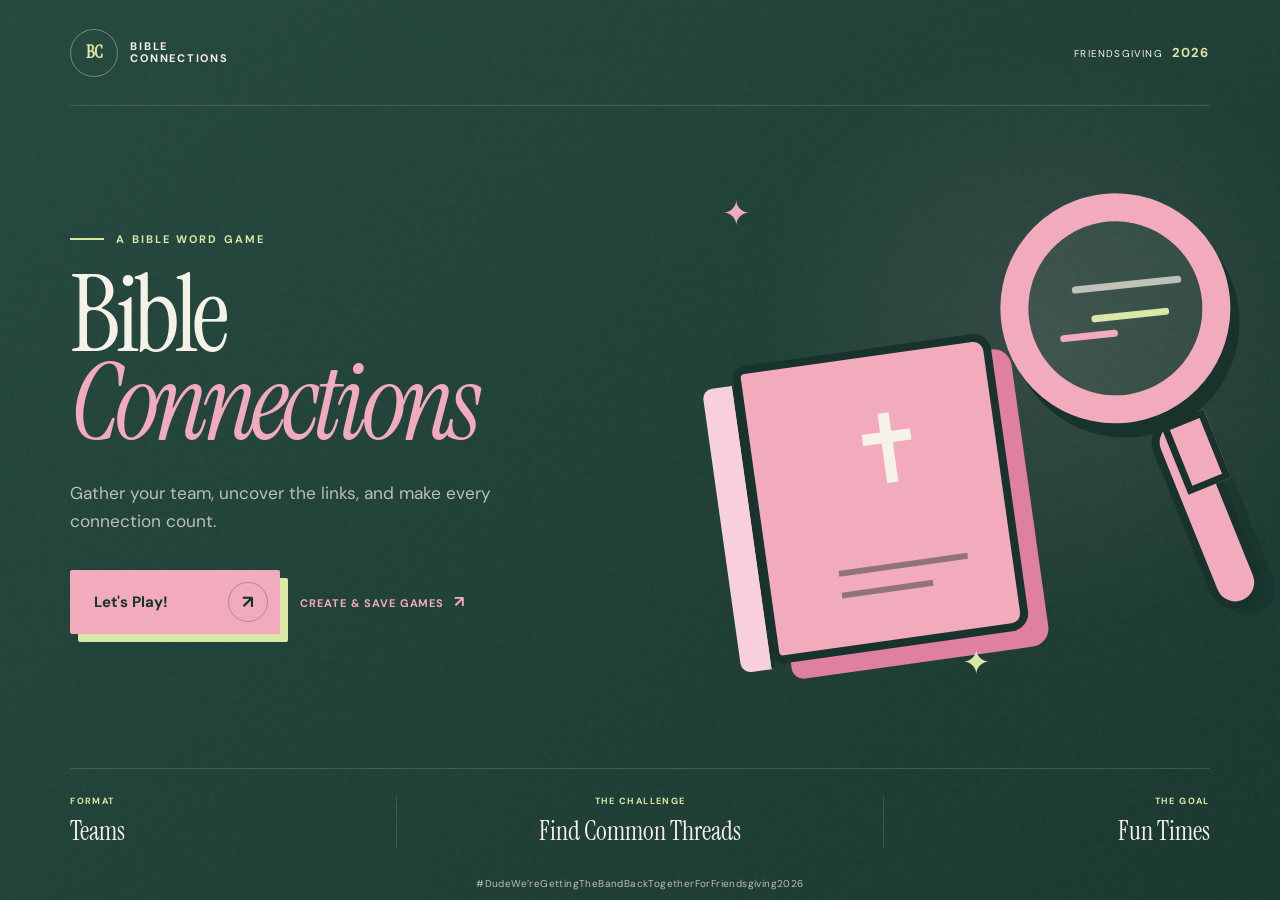
<file: index.html>
<!doctype html>
<html lang="en">
  <head>
    <meta charset="UTF-8" />
    <meta name="viewport" content="width=device-width, initial-scale=1.0" />
    <title>Bible Connections</title>
    <link rel="preconnect" href="https://fonts.googleapis.com" />
    <link rel="preconnect" href="https://fonts.gstatic.com" crossorigin />
    <link href="https://fonts.googleapis.com/css2?family=DM+Sans:wght@400;500;600;700&family=Instrument+Serif:ital@0;1&display=swap" rel="stylesheet" />
    <link rel="stylesheet" href="styles.css" />
  </head>
  <body>
    <main class="game-cover">
      <header class="topbar">
        <a class="brand" href="#" aria-label="Bible Connections home">
          <span class="brand-icon">BC</span>
          <span>BIBLE<br />CONNECTIONS</span>
        </a>
        <div class="edition">
          <span>Friendsgiving</span>
          <strong>2026</strong>
        </div>
      </header>

      <section class="hero">
        <div class="hero-copy">
          <p class="kicker"><span></span> A Bible word game</p>
          <h1>Bible<br /><em>Connections</em></h1>
          <p class="intro">Gather your team, uncover the links, and make every connection count.</p>
          <div class="home-actions">
            <button class="play-button" id="playButton">
              <span>Let's Play!</span>
              <span class="arrow" aria-hidden="true">↗</span>
            </button>
            <a class="create-games-link" href="create.html?verses=1">Create &amp; save games <span aria-hidden="true">↗</span></a>
          </div>
        </div>

        <div class="art" aria-hidden="true">
          <div class="bible-art">
            <div class="bible-spine"></div>
            <div class="bible-book">
              <span class="bible-cross">✝</span>
              <span class="bible-rule"></span>
              <span class="bible-rule short"></span>
            </div>
          </div>
          <div class="magnifier-art">
            <div class="magnifier-glass">
              <div class="search-lines">
                <span></span><span></span><span></span>
              </div>
            </div>
            <div class="magnifier-neck"></div>
            <div class="magnifier-handle"></div>
          </div>
          <div class="pink-star star-one">✦</div>
          <div class="pink-star star-two">✦</div>
        </div>
      </section>

      <footer class="game-footer">
        <div class="fact">
          <span class="fact-label">Format</span>
          <strong>Teams</strong>
        </div>
        <div class="fact">
          <span class="fact-label">The challenge</span>
          <strong>Find Common Threads</strong>
        </div>
        <div class="fact">
          <span class="fact-label">The goal</span>
          <strong>Fun Times</strong>
        </div>
        <div class="hashtag">#DudeWe’reGettingTheBandBackTogetherForFriendsgiving2026</div>
      </footer>
    </main>
    <script src="script.js?v=rules-refresh"></script>
  </body>
</html>
</file>
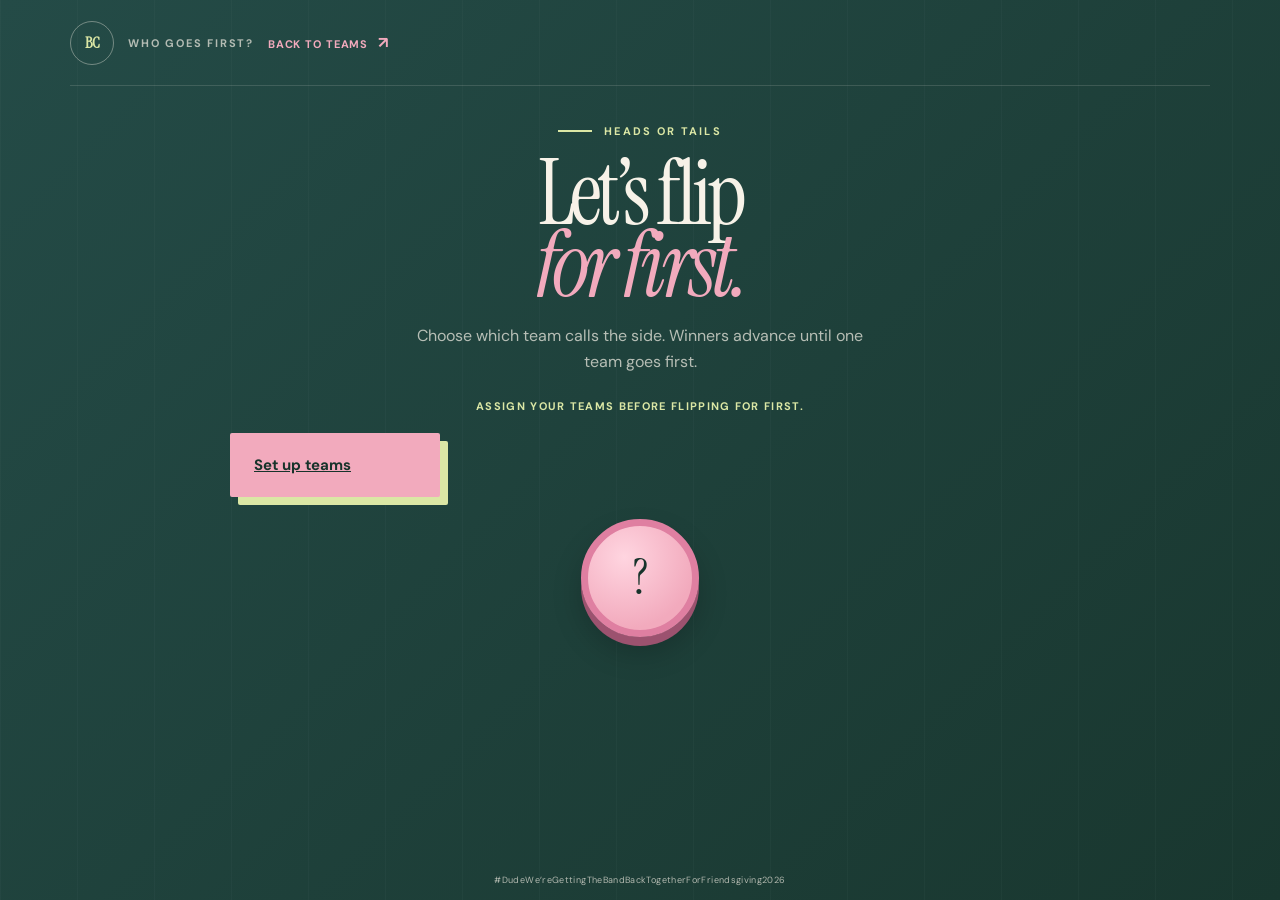
<file: coinflip.html>
<!doctype html>
<html lang="en">
  <head>
    <meta charset="UTF-8" />
    <meta name="viewport" content="width=device-width, initial-scale=1.0" />
    <title>Coin Flip | Bible Connections</title>
    <link rel="preconnect" href="https://fonts.googleapis.com" />
    <link rel="preconnect" href="https://fonts.gstatic.com" crossorigin />
    <link href="https://fonts.googleapis.com/css2?family=DM+Sans:wght@400;500;600;700&family=Instrument+Serif:ital@0;1&display=swap" rel="stylesheet" />
    <link rel="stylesheet" href="styles.css" />
  </head>
  <body>
    <main class="coinflip-page">
      <header class="teams-header">
        <a class="teams-brand" href="index.html" aria-label="Bible Connections home">BC</a>
        <span>Who goes first?</span>
        <a class="creator-play-link" href="game.html">Back to teams <span aria-hidden="true">↗</span></a>
      </header>

      <section class="coinflip-content">
        <p class="kicker"><span></span> Heads or tails</p>
        <h1>Let’s flip<br /><em>for first.</em></h1>
        <p class="coinflip-intro" id="coinflipIntro">Choose which team calls the side. Winners advance until one team goes first.</p>

        <div class="match-status" id="matchStatus"></div>
        <div class="matchup" id="matchup" hidden>
          <article class="match-team">
            <span class="match-label">Team A</span>
            <h2 id="teamAName"></h2>
            <span class="team-side" id="teamASide"></span>
          </article>
          <span class="versus">VS</span>
          <article class="match-team">
            <span class="match-label">Team B</span>
            <h2 id="teamBName"></h2>
            <span class="team-side" id="teamBSide"></span>
          </article>
        </div>

        <div class="coin-controls" id="coinControls" hidden>
          <label for="callingTeam">Which team chooses the coin side?</label>
          <select id="callingTeam"></select>
          <div class="call-side-control">
            <span>They call:</span>
            <button type="button" class="side-choice active" data-side="heads">Heads</button>
            <button type="button" class="side-choice" data-side="tails">Tails</button>
          </div>
        </div>

        <div class="coin" id="coin" aria-live="polite">
          <span id="coinFace">?</span>
        </div>
        <p class="flip-result" id="flipResult" aria-live="polite"></p>
        <button class="play-button flip-button" id="flipButton" type="button">
          <span>Flip the coin</span>
          <span class="arrow" aria-hidden="true">↗</span>
        </button>
        <button class="play-button coin-next-button" id="coinNextButton" type="button" hidden>
          <span>Next matchup</span>
          <span class="arrow" aria-hidden="true">↗</span>
        </button>
        <button class="play-button coin-continue-button" id="coinContinueButton" type="button" hidden>
          <span>Choose games</span>
          <span class="arrow" aria-hidden="true">↗</span>
        </button>
      </section>

      <footer class="teams-footer">
        <p>#DudeWe’reGettingTheBandBackTogetherForFriendsgiving2026</p>
      </footer>
    </main>
    <script src="coinflip.js"></script>
  </body>
</html>
</file>
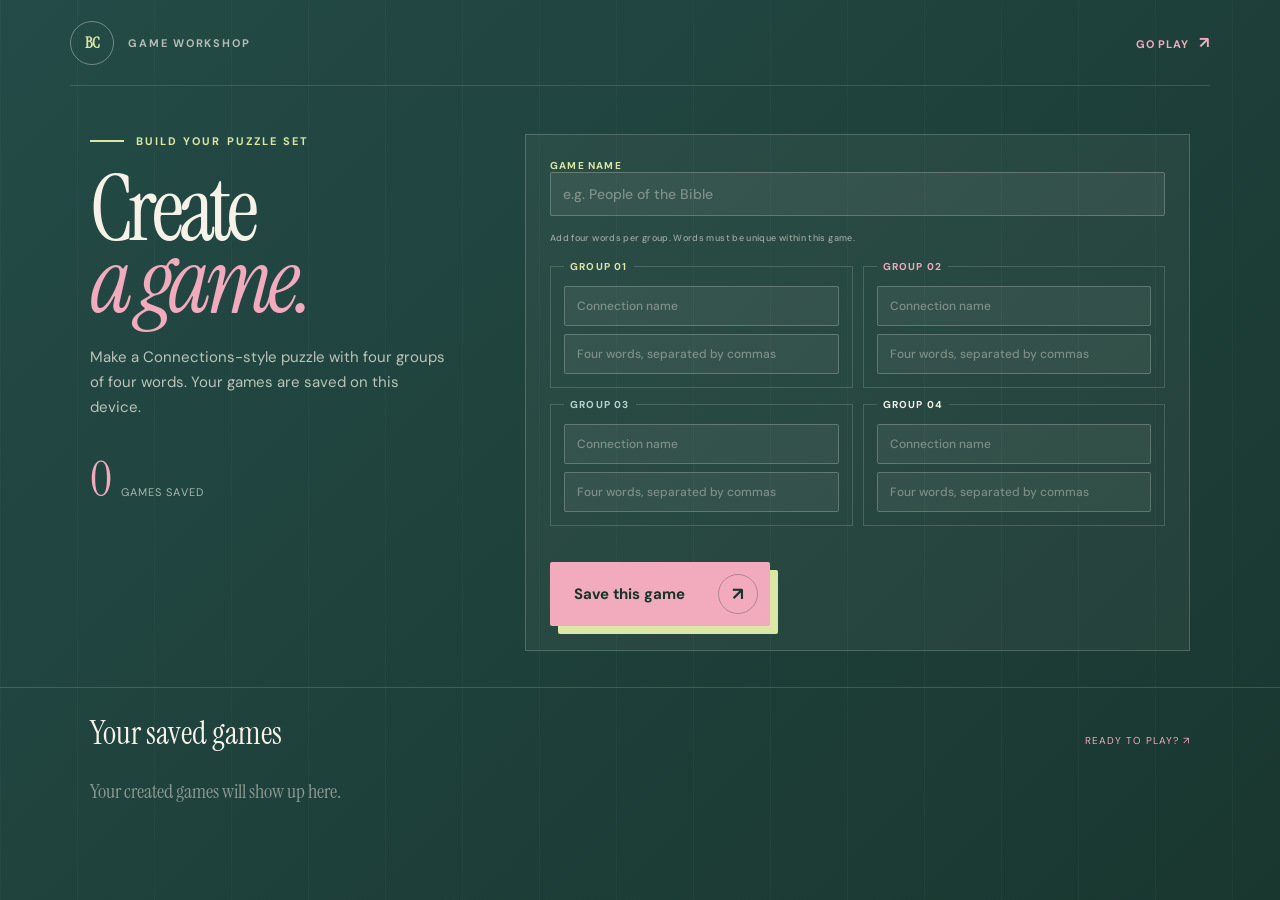
<file: create.html>
<!doctype html>
<html lang="en">
  <head>
    <meta charset="UTF-8" />
    <meta name="viewport" content="width=device-width, initial-scale=1.0" />
    <title>Create Games | Bible Connections</title>
    <link rel="preconnect" href="https://fonts.googleapis.com" />
    <link rel="preconnect" href="https://fonts.gstatic.com" crossorigin />
    <link href="https://fonts.googleapis.com/css2?family=DM+Sans:wght@400;500;600;700&family=Instrument+Serif:ital@0;1&display=swap" rel="stylesheet" />
    <link rel="stylesheet" href="styles.css?v=game-verses" />
  </head>
  <body>
    <main class="creator-page">
      <header class="teams-header">
        <a class="teams-brand" href="index.html" aria-label="Bible Connections home">BC</a>
        <span>Game Workshop</span>
        <a class="creator-play-link" href="rules.html?from=create">Go play <span aria-hidden="true">↗</span></a>
      </header>

      <section class="creator-layout">
        <div class="creator-intro">
          <p class="kicker"><span></span> Build your puzzle set</p>
          <h1>Create<br /><em>a game.</em></h1>
          <p class="creator-description">Make a Connections-style puzzle with four groups of four words. Your games are saved on this device.</p>
          <div class="creator-counter"><strong id="savedCount">0</strong><span> games saved</span></div>
        </div>

        <form class="game-form" id="gameForm">
          <label class="field-label" for="gameTitle">Game name</label>
          <input class="text-field" id="gameTitle" maxlength="60" placeholder="e.g. People of the Bible" required />
          <p class="form-hint">Add four words per group. Words must be unique within this game.</p>
          <div class="category-fields" id="categoryFields"></div>
          <p class="form-error" id="formError" role="alert"></p>
          <button class="play-button save-game-button" id="saveGameButton" type="submit">
            <span>Save this game</span>
            <span class="arrow" aria-hidden="true">↗</span>
          </button>
        </form>
      </section>

      <section class="saved-games-section">
        <div class="saved-games-heading">
          <h2>Your saved games</h2>
          <a href="rules.html?from=create">Ready to play? <span aria-hidden="true">↗</span></a>
        </div>
        <div class="saved-games-list" id="savedGamesList">
          <p class="saved-empty">Your created games will show up here.</p>
        </div>
      </section>
    </main>
    <dialog class="verse-dialog" id="verseEditorDialog" aria-labelledby="verseEditorTitle">
      <div class="verse-dialog-header">
        <div>
          <p class="kicker"><span></span> Add supporting scripture</p>
          <h2 id="verseEditorTitle">Add verses</h2>
        </div>
        <button class="verse-dialog-close" id="closeVerseEditor" type="button" aria-label="Close">×</button>
      </div>
      <form id="verseEditorForm">
        <div class="verse-editor-entries" id="verseEditorEntries"></div>
        <p class="verse-dialog-error" id="verseEditorError" role="alert"></p>
        <button class="verse-add-button" id="addVerseEntry" type="button">+ Add another verse</button>
        <div class="verse-dialog-actions">
          <button class="verse-cancel-button" id="cancelVerseEditor" type="button">Cancel</button>
          <button class="verse-save-button" type="submit">Save verses</button>
        </div>
      </form>
    </dialog>
    <script src="create.js?v=game-verses"></script>
  </body>
</html>
</file>
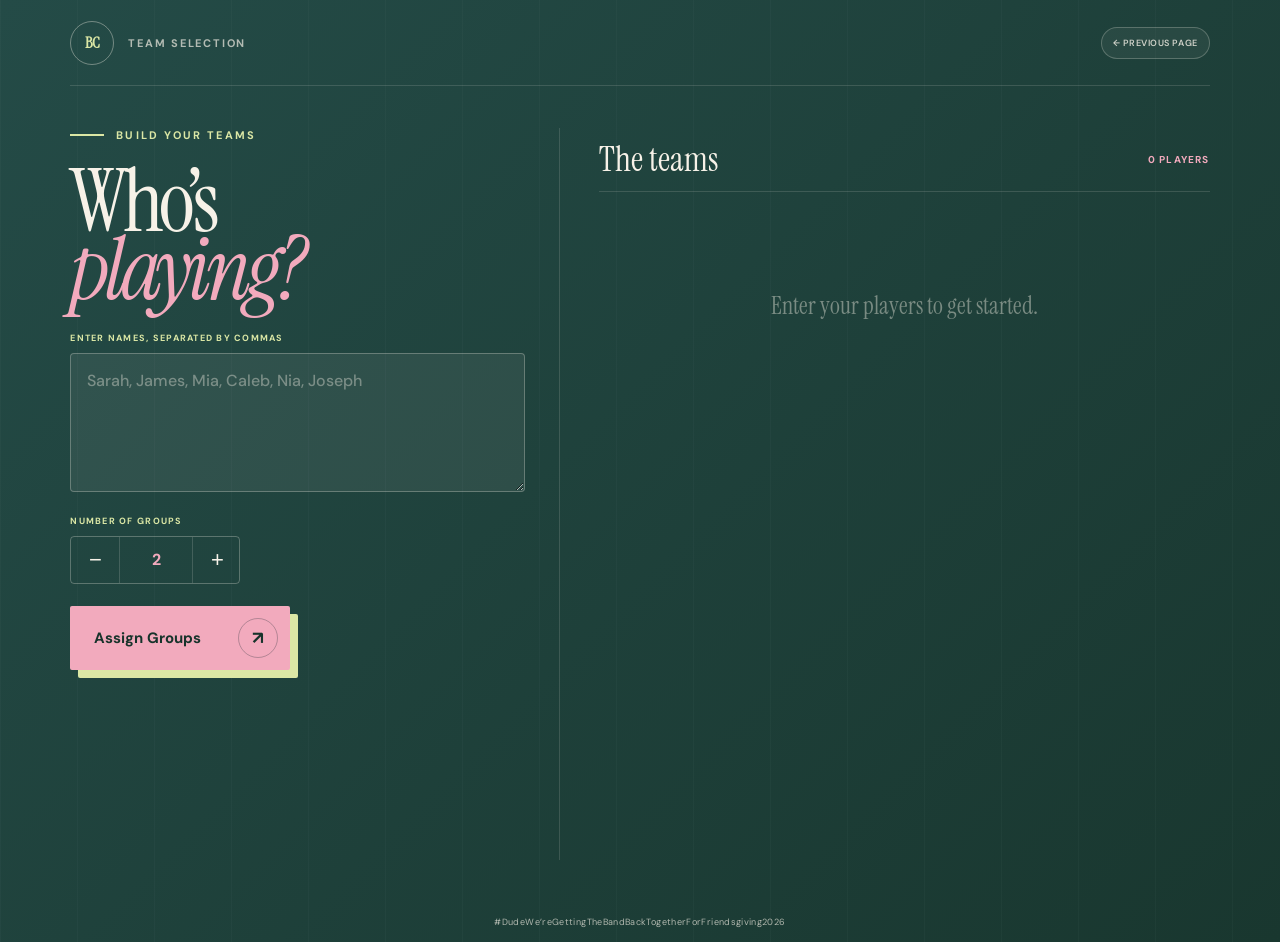
<file: game.html>
<!doctype html>
<html lang="en">
  <head>
    <meta charset="UTF-8" />
    <meta name="viewport" content="width=device-width, initial-scale=1.0" />
    <title>Team Selection | Bible Connections</title>
    <link rel="preconnect" href="https://fonts.googleapis.com" />
    <link rel="preconnect" href="https://fonts.gstatic.com" crossorigin />
    <link href="https://fonts.googleapis.com/css2?family=DM+Sans:wght@400;500;600;700&family=Instrument+Serif:ital@0;1&display=swap" rel="stylesheet" />
    <link rel="stylesheet" href="styles.css" />
  </head>
  <body>
    <main class="teams-page">
      <header class="teams-header">
        <a class="teams-brand" href="index.html">BC</a>
        <span>Team Selection</span>
        <a class="previous-page-button" id="previousPageButton" href="rules.html?from=teams">← Previous page</a>
      </header>

      <section class="teams-layout">
        <div class="teams-controls">
          <p class="kicker"><span></span> Build your teams</p>
          <h1>Who’s<br /><em>playing?</em></h1>

          <label for="namesInput">Enter names, separated by commas</label>
          <textarea id="namesInput" rows="5" placeholder="Sarah, James, Mia, Caleb, Nia, Joseph"></textarea>

          <div class="group-control">
            <label for="groupCount">Number of groups</label>
            <div class="stepper">
              <button type="button" id="decreaseGroups" aria-label="Decrease number of groups">−</button>
              <input id="groupCount" type="number" min="1" max="20" value="2" />
              <button type="button" id="increaseGroups" aria-label="Increase number of groups">+</button>
            </div>
          </div>

          <button class="play-button assign-button" id="assignButton">
            <span>Assign Groups</span>
            <span class="arrow" aria-hidden="true">↗</span>
          </button>
          <button class="play-button continue-button" id="continueButton" type="button" hidden>
            <span>We're gonna start playing fr now</span>
            <span class="arrow" aria-hidden="true">↗</span>
          </button>
        </div>

        <div class="teams-results">
          <div class="results-heading">
            <p>The teams</p>
            <span id="playerCount">0 players</span>
          </div>
          <div class="team-grid" id="teamGrid">
            <p class="empty-state">Enter your players to get started.</p>
          </div>
        </div>
      </section>

      <footer class="teams-footer">
        <p>#DudeWe’reGettingTheBandBackTogetherForFriendsgiving2026</p>
      </footer>
    </main>
    <script src="teams.js?v=previous-page"></script>
  </body>
</html>
</file>
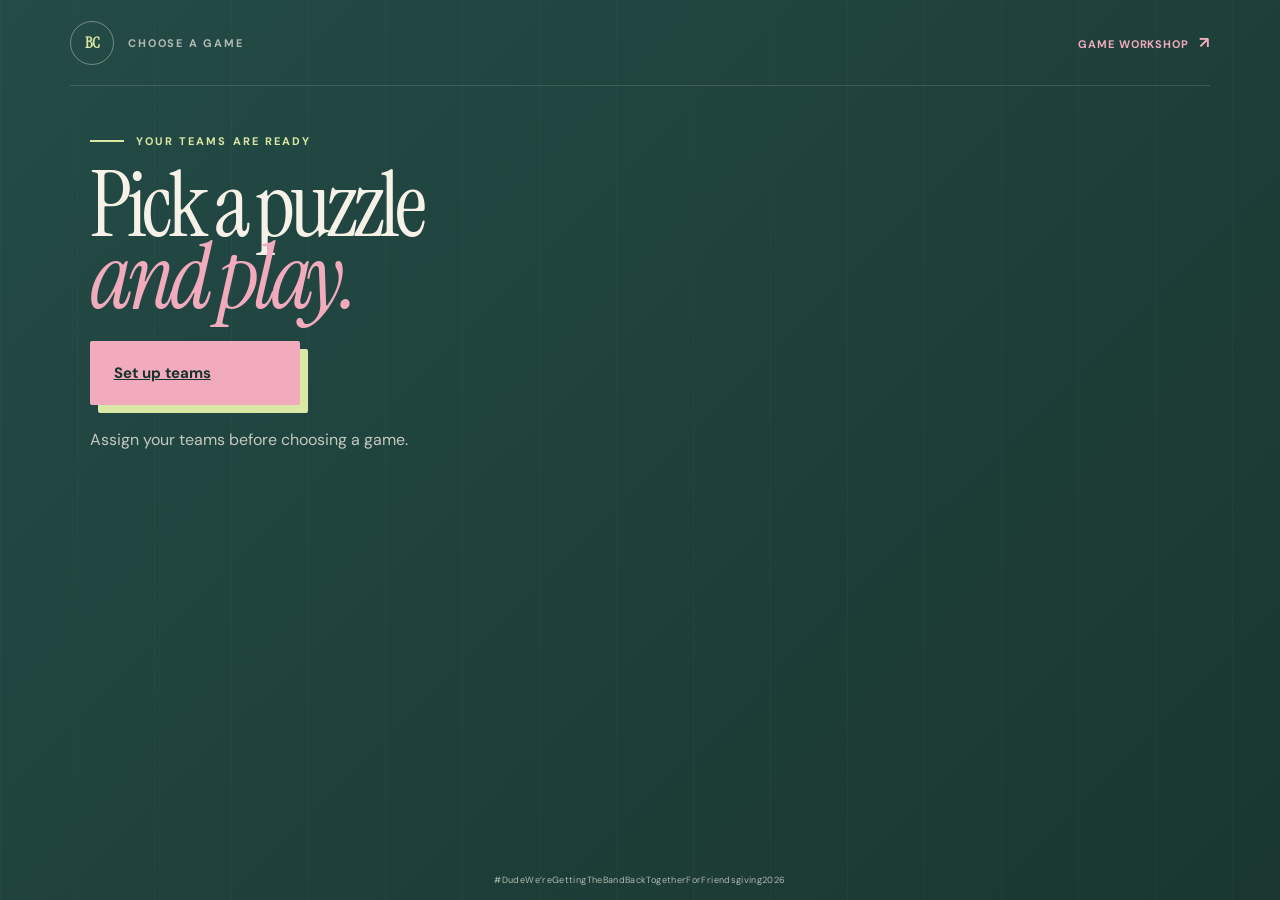
<file: play.html>
<!doctype html>
<html lang="en">
  <head>
    <meta charset="UTF-8" />
    <meta name="viewport" content="width=device-width, initial-scale=1.0" />
    <title>Choose a Game | Bible Connections</title>
    <link rel="preconnect" href="https://fonts.googleapis.com" />
    <link rel="preconnect" href="https://fonts.gstatic.com" crossorigin />
    <link href="https://fonts.googleapis.com/css2?family=DM+Sans:wght@400;500;600;700&family=Instrument+Serif:ital@0;1&display=swap" rel="stylesheet" />
    <link rel="stylesheet" href="styles.css" />
  </head>
  <body>
    <main class="choose-game-page">
      <header class="teams-header">
        <a class="teams-brand" href="index.html" aria-label="Bible Connections home">BC</a>
        <span>Choose a game</span>
        <a class="creator-play-link" href="create.html?verses=1">Game workshop <span aria-hidden="true">↗</span></a>
      </header>

      <section class="choose-game-content">
        <p class="kicker" id="gamePickerKicker"><span></span> Your teams are ready</p>
        <h1>Pick a puzzle<br /><em>and play.</em></h1>
        <div class="play-team-picker" id="teamPicker"></div>
        <div class="game-choice-grid" id="gameChoices"></div>
        <p class="play-empty" id="playEmpty" hidden></p>
      </section>

      <footer class="teams-footer">
        <p>#DudeWe’reGettingTheBandBackTogetherForFriendsgiving2026</p>
      </footer>
    </main>
    <script src="play.js?v=coinflip-flow"></script>
  </body>
</html>
</file>
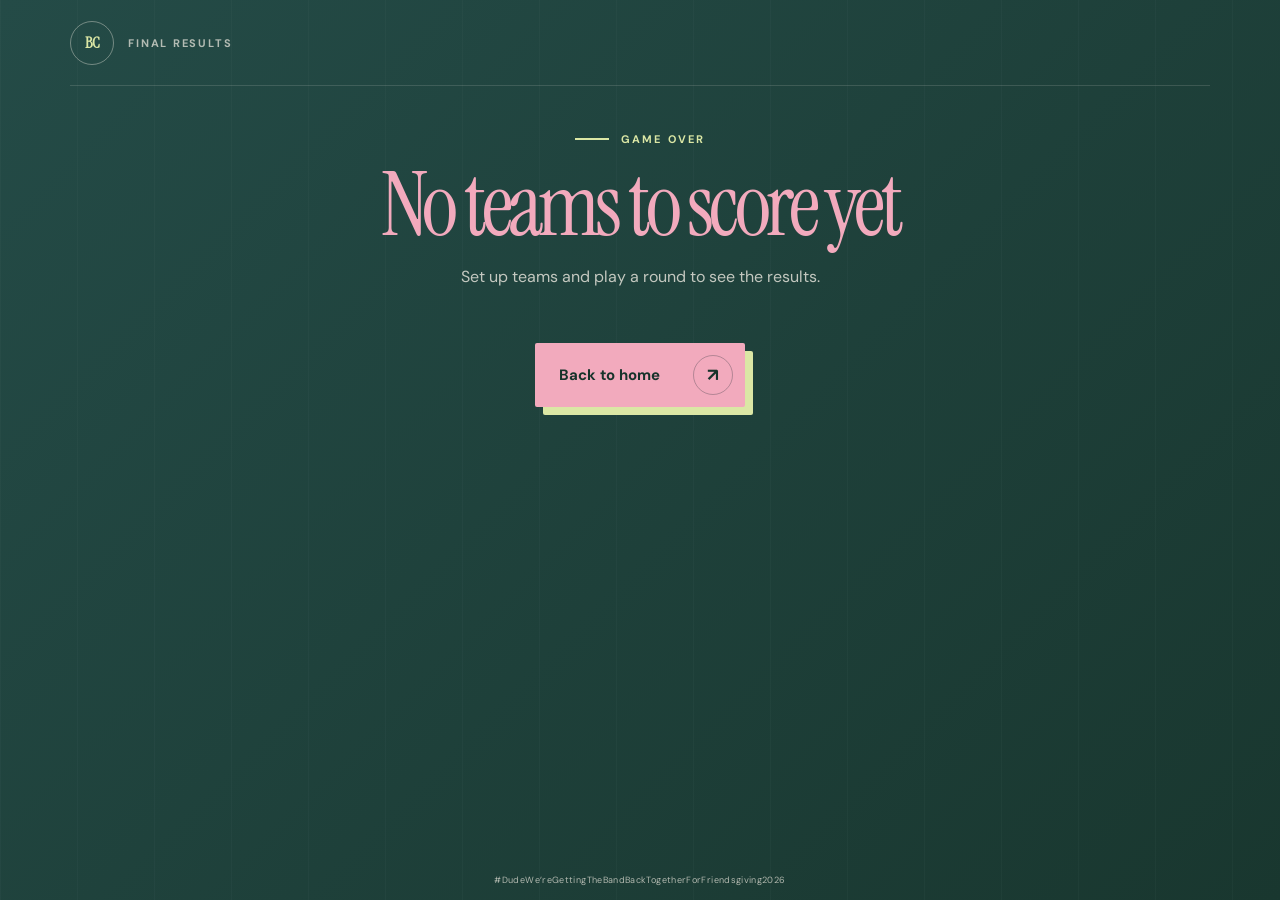
<file: results.html>
<!doctype html>
<html lang="en">
  <head>
    <meta charset="UTF-8" />
    <meta name="viewport" content="width=device-width, initial-scale=1.0" />
    <title>Game Results | Bible Connections</title>
    <link rel="preconnect" href="https://fonts.googleapis.com" />
    <link rel="preconnect" href="https://fonts.gstatic.com" crossorigin />
    <link href="https://fonts.googleapis.com/css2?family=DM+Sans:wght@400;500;600;700&family=Instrument+Serif:ital@0;1&display=swap" rel="stylesheet" />
    <link rel="stylesheet" href="styles.css" />
  </head>
  <body>
    <main class="results-page">
      <header class="teams-header">
        <a class="teams-brand" href="index.html" aria-label="Bible Connections home">BC</a>
        <span>Final results</span>
      </header>

      <section class="results-content" aria-live="polite">
        <p class="kicker"><span></span> Game over</p>
        <h1 id="resultsTitle">And the winner is...</h1>
        <p class="winner-announcement" id="winnerAnnouncement"></p>
        <div class="final-scoreboard" id="finalScoreboard"></div>
        <a class="play-button results-home-link" href="index.html">
          <span>Back to home</span>
          <span class="arrow" aria-hidden="true">↗</span>
        </a>
      </section>

      <div class="confetti-rain" id="confettiRain" aria-hidden="true"></div>
      <footer class="teams-footer">
        <p>#DudeWe’reGettingTheBandBackTogetherForFriendsgiving2026</p>
      </footer>
    </main>
    <script src="results.js"></script>
  </body>
</html>
</file>
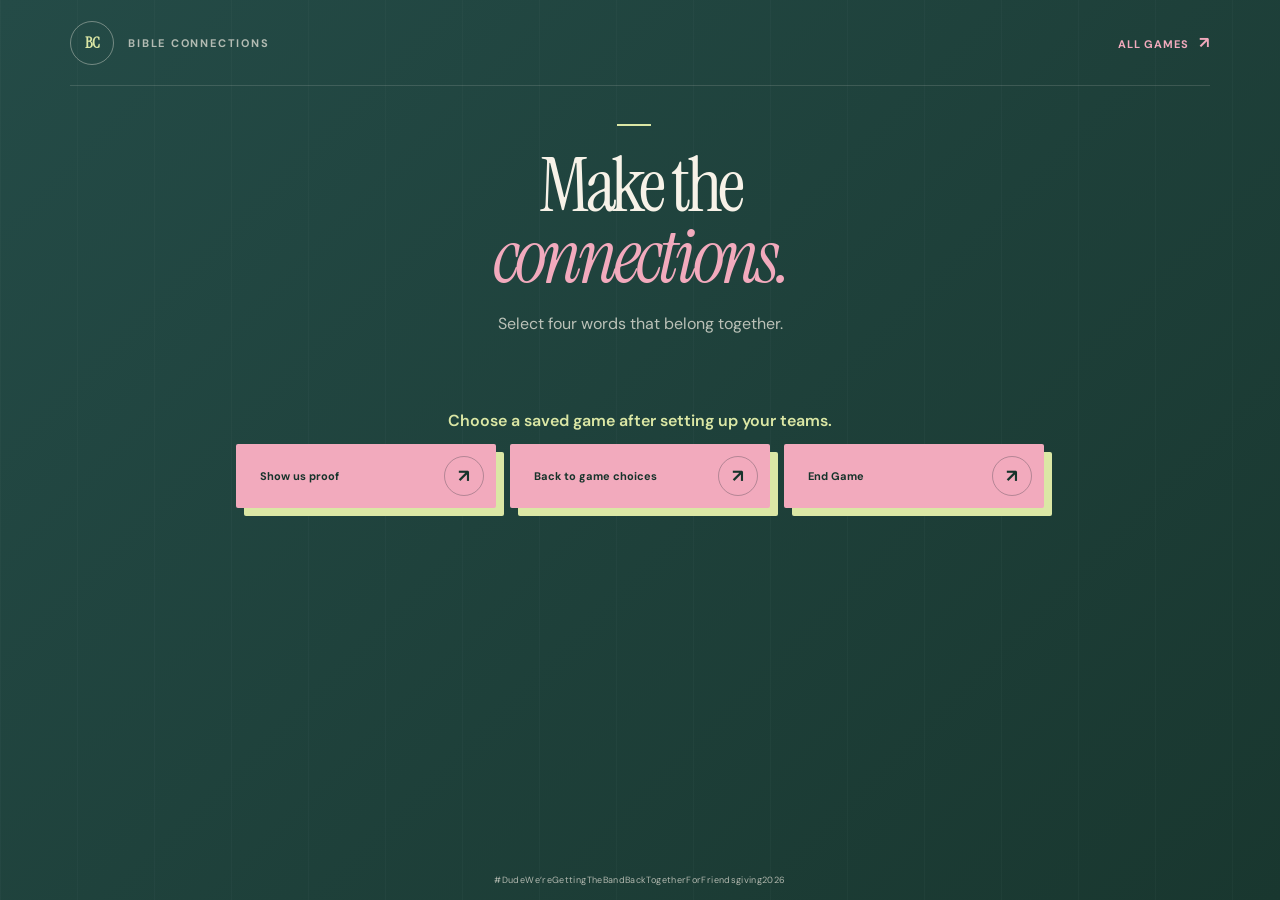
<file: round.html>
<!doctype html>
<html lang="en">
  <head>
    <meta charset="UTF-8" />
    <meta name="viewport" content="width=device-width, initial-scale=1.0" />
    <title>Play a Round | Bible Connections</title>
    <link rel="preconnect" href="https://fonts.googleapis.com" />
    <link rel="preconnect" href="https://fonts.gstatic.com" crossorigin />
    <link href="https://fonts.googleapis.com/css2?family=DM+Sans:wght@400;500;600;700&family=Instrument+Serif:ital@0;1&display=swap" rel="stylesheet" />
    <link rel="stylesheet" href="styles.css?v=proof-button-match" />
  </head>
  <body>
    <main class="round-page">
      <header class="teams-header">
        <a class="teams-brand" href="index.html" aria-label="Bible Connections home">BC</a>
        <span id="roundMeta">Bible Connections</span>
        <a class="creator-play-link" href="play.html">All games <span aria-hidden="true">↗</span></a>
      </header>

      <section class="round-content">
        <p class="kicker"><span></span> <span id="roundTeam"></span></p>
        <h1 id="roundTitle">Make the<br /><em>connections.</em></h1>
        <p class="round-instructions" id="roundInstructions">Select four words that belong together.</p>
        <div class="solved-groups" id="solvedGroups"></div>
        <div class="word-grid" id="wordGrid"></div>
        <div class="round-actions">
          <button class="text-action" id="shuffleButton" type="button">Shuffle words</button>
          <button class="play-button submit-words" id="submitButton" type="button" disabled>
            <span>Submit four words</span>
            <span class="arrow" aria-hidden="true">↗</span>
          </button>
        </div>
        <p class="round-feedback" id="roundFeedback" role="status" aria-live="polite"></p>
        <form class="connection-form" id="connectionForm" hidden>
          <label for="connectionAnswer">What connects these words?</label>
          <div class="connection-answer-row">
            <input id="connectionAnswer" type="text" autocomplete="off" />
            <button type="submit">Check connection</button>
          </div>
          <p id="connectionTries"></p>
        </form>
        <div class="score-editor" id="scoreEditor" hidden>
          <label for="finalScore">Adjust this round’s points</label>
          <input id="finalScore" type="number" min="0" step="1" value="0" />
        </div>
        <div class="round-finish-actions" id="roundFinishActions" hidden>
          <button class="play-button verse-proof-button" id="showProofButton" type="button">
            <span>Show us proof</span>
            <span class="arrow" aria-hidden="true">↗</span>
          </button>
          <button class="play-button round-next" id="nextRoundButton" type="button">
            <span>Back to game choices</span>
            <span class="arrow" aria-hidden="true">↗</span>
          </button>
          <button class="play-button end-game-button" id="endGameButton" type="button">
            <span>End Game</span>
            <span class="arrow" aria-hidden="true">↗</span>
          </button>
        </div>
      </section>

      <footer class="teams-footer">
        <p>#DudeWe’reGettingTheBandBackTogetherForFriendsgiving2026</p>
      </footer>
    </main>
    <dialog class="verse-dialog proof-dialog" id="proofDialog" aria-labelledby="proofDialogTitle">
      <div class="verse-dialog-header">
        <div>
          <p class="kicker"><span></span> Scripture connections</p>
          <h2 id="proofDialogTitle">Show us proof</h2>
        </div>
        <button class="verse-dialog-close" id="closeProofDialog" type="button" aria-label="Close">×</button>
      </div>
      <div class="proof-verses" id="proofVerses"></div>
    </dialog>
    <script src="round.js?v=game-verses"></script>
  </body>
</html>
</file>
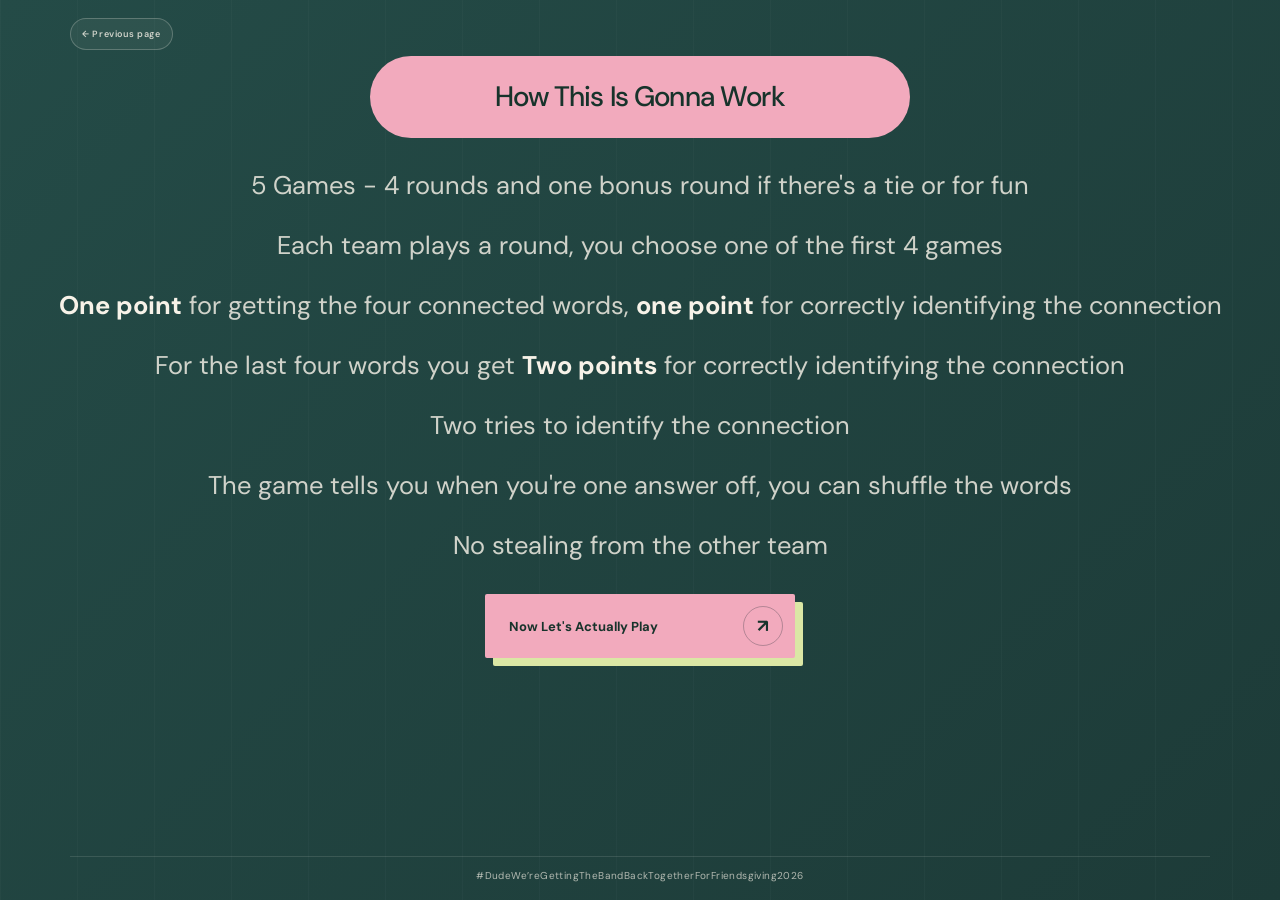
<file: rules.html>
<!doctype html>
<html lang="en">
  <head>
    <meta charset="UTF-8" />
    <meta name="viewport" content="width=device-width, initial-scale=1.0" />
    <title>How It Works | Bible Connections</title>
    <link rel="preconnect" href="https://fonts.googleapis.com" />
    <link rel="preconnect" href="https://fonts.gstatic.com" crossorigin />
    <link href="https://fonts.googleapis.com/css2?family=DM+Sans:wght@400;500;600;700&family=Instrument+Serif:ital@0;1&display=swap" rel="stylesheet" />
    <link rel="stylesheet" href="styles.css" />
  </head>
  <body>
    <main class="rules-page">
      <a class="previous-page-button rules-previous" href="index.html?from=rules">← Previous page</a>
      <header class="topbar rules-topbar">
        <a class="brand" href="index.html" aria-label="Bible Connections home">
          <span class="brand-icon">BC</span>
          <span>BIBLE<br />CONNECTIONS</span>
        </a>
        <div class="edition">
          <span>Friendsgiving</span>
          <strong>2026</strong>
        </div>
      </header>

      <section class="rules-content">
        <h1 class="rules-title">How This Is Gonna Work</h1>

        <ol class="rules-list">
          <li><p>5 Games - 4 rounds and one bonus round if there's a tie or for fun</p></li>
          <li><p>Each team plays a round, you choose one of the first 4 games</p></li>
          <li><p><strong>One point</strong> for getting the four connected words, <strong>one point</strong> for correctly identifying the connection</p></li>
          <li><p>For the last four words you get <strong>Two points</strong> for correctly identifying the connection</p></li>
          <li><p>Two tries to identify the connection</p></li>
          <li><p>The game tells you when you're one answer off, you can shuffle the words</p></li>
          <li><p>No stealing from the other team</p></li>
        </ol>

        <button class="play-button rules-play" id="actualPlayButton">
          <span>Now Let's Actually Play</span>
          <span class="arrow" aria-hidden="true">↗</span>
        </button>
      </section>

      <footer class="rules-footer">
        <p>#DudeWe’reGettingTheBandBackTogetherForFriendsgiving2026</p>
      </footer>
    </main>
    <script src="rules.js"></script>
  </body>
</html>
</file>
<file: styles.css>
:root {
  --cream: #f7f2e8;
  --green-deep: #19372f;
  --green-mid: #31594c;
  --pink: #f2aabd;
  --pink-deep: #df7fa1;
  --yellow: #dbe7a5;
  --ink: #17332b;
}

* {
  box-sizing: border-box;
}

html,
body {
  min-width: 320px;
  min-height: 100%;
  margin: 0;
}

body {
  background: var(--green-deep);
  color: var(--cream);
  font-family: "DM Sans", sans-serif;
}

.game-cover {
  position: relative;
  min-height: 100vh;
  overflow: hidden;
  background:
    radial-gradient(circle at 82% 38%, rgba(242, 170, 189, .10), transparent 25%),
    linear-gradient(135deg, #24483e 0%, #19372f 100%);
}

.game-cover::before {
  content: "";
  position: absolute;
  inset: 0;
  opacity: .07;
  background-image: url("data:image/svg+xml,%3Csvg viewBox='0 0 180 180' xmlns='http://www.w3.org/2000/svg'%3E%3Cfilter id='n'%3E%3CfeTurbulence type='fractalNoise' baseFrequency='.9' numOctaves='3' stitchTiles='stitch'/%3E%3C/filter%3E%3Crect width='100%25' height='100%25' filter='url(%23n)' opacity='.5'/%3E%3C/svg%3E");
  pointer-events: none;
}

.topbar {
  position: relative;
  z-index: 20;
  height: 106px;
  display: flex;
  align-items: center;
  justify-content: space-between;
  margin: 0 5.5%;
  border-bottom: 1px solid rgba(244, 240, 230, .16);
}

.brand {
  display: flex;
  align-items: center;
  gap: 12px;
  color: var(--cream);
  text-decoration: none;
  font-size: 11px;
  font-weight: 700;
  line-height: 1.05;
  letter-spacing: .16em;
}

.brand-icon {
  width: 48px;
  height: 48px;
  display: grid;
  place-items: center;
  border: 1px solid rgba(244, 240, 230, .38);
  border-radius: 50%;
  color: var(--yellow);
  font-family: "Instrument Serif", serif;
  font-size: 18px;
  letter-spacing: -.04em;
}

.edition {
  display: flex;
  align-items: baseline;
  gap: 9px;
  text-transform: uppercase;
  letter-spacing: .12em;
  font-size: 10px;
}

.edition strong {
  color: var(--yellow);
  font-size: 13px;
}

.hero {
  position: relative;
  z-index: 5;
  min-height: calc(100vh - 106px);
  display: grid;
  grid-template-columns: 54% 46%;
  align-items: center;
  padding: 30px 5.5% 170px;
}

.hero-copy {
  position: relative;
  z-index: 10;
  max-width: 720px;
}

.kicker {
  display: flex;
  align-items: center;
  gap: 12px;
  margin: 0 0 26px;
  color: var(--yellow);
  text-transform: uppercase;
  font-size: 11px;
  font-weight: 700;
  letter-spacing: .19em;
}

.kicker > span:first-child {
  width: 34px;
  height: 2px;
  background: var(--yellow);
}

h1 {
  margin: 0;
  font-family: "Instrument Serif", Georgia, serif;
  font-size: clamp(76px, 8.3vw, 126px);
  font-weight: 400;
  line-height: .82;
  letter-spacing: -.055em;
}

h1 em {
  color: var(--pink);
  font-weight: 400;
}

.intro {
  max-width: 480px;
  margin: 32px 0 34px;
  color: rgba(244, 240, 230, .72);
  font-size: clamp(15px, 1.35vw, 19px);
  line-height: 1.65;
}

.play-button {
  width: 210px;
  height: 64px;
  display: flex;
  align-items: center;
  justify-content: space-between;
  padding: 0 12px 0 24px;
  border: 0;
  border-radius: 2px;
  background: var(--pink);
  color: var(--ink);
  font-family: "DM Sans", sans-serif;
  font-size: 15px;
  font-weight: 700;
  cursor: pointer;
  box-shadow: 8px 8px 0 var(--yellow);
  transition: transform .18s ease, box-shadow .18s ease;
}

.play-button:hover {
  transform: translate(3px, 3px);
  box-shadow: 5px 5px 0 var(--yellow);
}

.play-button.clicked {
  transform: translate(3px, 3px) scale(.96);
  box-shadow: 2px 2px 0 var(--yellow);
}

.arrow {
  width: 40px;
  height: 40px;
  display: grid;
  place-items: center;
  border: 1px solid rgba(20, 36, 44, .28);
  border-radius: 50%;
  font-size: 18px;
}

.art {
  position: relative;
  height: 540px;
  transform: translateY(-10px);
}

.bible-art {
  position: absolute;
  z-index: 3;
  left: 5%;
  bottom: 20px;
  width: 300px;
  height: 330px;
  transform: rotate(-8deg);
}

.bible-book {
  position: absolute;
  right: 0;
  top: 8px;
  width: 260px;
  height: 300px;
  border: 8px solid #17332b;
  border-radius: 12px 18px 18px 12px;
  background: var(--pink);
  box-shadow: 18px 18px 0 var(--pink-deep);
}

.bible-spine {
  position: absolute;
  z-index: 2;
  left: 8px;
  top: 26px;
  width: 34px;
  height: 286px;
  border-radius: 10px 0 0 10px;
  background: #f8d0dc;
  border-right: 4px solid #17332b;
}

.bible-cross {
  position: absolute;
  left: 96px;
  top: 48px;
  color: var(--cream);
  font-size: 96px;
  line-height: 1;
}

.bible-rule {
  position: absolute;
  left: 70px;
  right: 44px;
  bottom: 70px;
  height: 5px;
  border-top: 3px solid rgba(23, 51, 43, .45);
  border-bottom: 3px solid rgba(23, 51, 43, .45);
}

.bible-rule.short {
  right: 82px;
  bottom: 48px;
}

.magnifier-art {
  position: absolute;
  z-index: 8;
  right: -20px;
  top: 34px;
  width: 310px;
  height: 430px;
  transform: rotate(12deg);
}

.magnifier-glass {
  position: absolute;
  z-index: 3;
  right: 20px;
  top: 0;
  width: 230px;
  height: 230px;
  border: 28px solid var(--pink);
  border-radius: 50%;
  background: rgba(247, 242, 232, .06);
  box-shadow: 12px 12px 0 var(--ink);
}

.search-lines {
  position: absolute;
  left: 38px;
  top: 58px;
  width: 110px;
  height: 90px;
}

.search-lines span {
  display: block;
  height: 7px;
  margin-bottom: 22px;
  border-radius: 999px;
  background: rgba(247, 242, 232, .7);
  transform: rotate(-18deg);
}

.search-lines span:nth-child(2) {
  width: 78px;
  margin-left: 26px;
  background: var(--yellow);
}

.search-lines span:nth-child(3) {
  width: 58px;
  background: var(--pink);
}

.magnifier-neck {
  position: absolute;
  z-index: 2;
  right: 24px;
  top: 208px;
  width: 46px;
  height: 74px;
  background: var(--pink);
  border: 7px solid var(--ink);
  transform: rotate(-34deg);
  transform-origin: top center;
}

.magnifier-handle {
  position: absolute;
  z-index: 1;
  right: -24px;
  bottom: 32px;
  width: 54px;
  height: 205px;
  border: 8px solid var(--ink);
  border-radius: 999px;
  background: var(--pink);
  transform: rotate(-34deg);
  box-shadow: 10px 10px 0 rgba(13, 39, 32, .28);
}

.pink-star {
  position: absolute;
  z-index: 9;
  color: var(--pink);
  font-size: 34px;
}

.star-one {
  left: 7%;
  top: 38px;
}

.star-two {
  right: 42%;
  bottom: 8px;
  color: var(--yellow);
}

.game-footer {
  position: absolute;
  z-index: 20;
  left: 5.5%;
  right: 5.5%;
  bottom: 0;
  min-height: 132px;
  padding-bottom: 26px;
  display: grid;
  grid-template-columns: 1fr 1.5fr 1fr;
  align-items: center;
  border-top: 1px solid rgba(244, 240, 230, .16);
}

.fact {
  display: flex;
  flex-direction: column;
  gap: 8px;
}

.fact:nth-child(2) {
  text-align: center;
  border-left: 1px solid rgba(244, 240, 230, .12);
  border-right: 1px solid rgba(244, 240, 230, .12);
}

.fact:nth-child(3) {
  text-align: right;
}

.fact-label {
  color: var(--yellow);
  text-transform: uppercase;
  font-size: 9px;
  font-weight: 700;
  letter-spacing: .15em;
}

.fact strong {
  font-family: "Instrument Serif", Georgia, serif;
  font-size: clamp(20px, 2vw, 29px);
  font-weight: 400;
}

.hashtag {
  position: absolute;
  left: 0;
  bottom: 10px;
  width: 100%;
  color: rgba(247, 242, 232, .72);
  text-align: center;
  font-size: 10px;
  letter-spacing: .04em;
}

.rules-page {
  position: relative;
  min-height: 100vh;
  overflow: hidden;
  background:
    linear-gradient(90deg, rgba(255,255,255,.025) 0, rgba(255,255,255,.025) 1px, transparent 1px, transparent 77px),
    linear-gradient(135deg, #244b47 0%, #1d3b38 100%);
  background-size: 77px 100%, 100% 100%;
  color: var(--cream);
}

.rules-topbar {
  position: absolute;
  left: 0;
  right: 0;
  top: 0;
  height: 0;
  margin: 0;
  border: 0;
  opacity: 0;
  pointer-events: none;
}

.previous-page-button {
  display: inline-flex;
  align-items: center;
  justify-content: center;
  gap: 6px;
  min-height: 32px;
  padding: 0 11px;
  border: 1px solid rgba(247, 242, 232, .24);
  border-radius: 999px;
  background: rgba(247, 242, 232, .05);
  color: rgba(247, 242, 232, .8);
  font: 600 9px "DM Sans", sans-serif;
  letter-spacing: .06em;
  text-decoration: none;
  white-space: nowrap;
  transition: background .16s ease, color .16s ease;
}

.previous-page-button:hover {
  background: var(--pink);
  color: var(--ink);
}

.rules-previous {
  position: absolute;
  z-index: 25;
  top: 18px;
  left: 5.5%;
}

.teams-header > .previous-page-button {
  margin-left: auto;
}

.rules-content {
  position: relative;
  z-index: 10;
  min-height: calc(100vh - 106px);
  width: 100%;
  padding: 56px 4.5% 72px;
  text-align: center;
}

.rules-title {
  width: min(540px, 70vw);
  min-height: 82px;
  display: grid;
  place-items: center;
  margin: 0 auto 18px;
  border-radius: 999px;
  background: var(--pink);
  color: var(--ink);
  font-family: "DM Sans", sans-serif;
  font-size: clamp(24px, 2.2vw, 34px);
  font-weight: 500;
  letter-spacing: -.03em;
}

.rules-list {
  max-width: 1180px;
  margin: 18px auto 18px;
  padding: 0;
  list-style: none;
  counter-reset: rule;
}

.rules-list li {
  min-height: 60px;
  display: flex;
  align-items: center;
  justify-content: center;
  border-bottom: 0;
}

.rules-list li p {
  margin: 0;
  color: rgba(247, 242, 232, .82);
  font-size: clamp(19px, 2vw, 27px);
  line-height: 1.25;
}

.rules-list li strong {
  color: var(--cream);
  font-weight: 700;
}

.rule-bullet {
  position: relative;
  flex: 0 0 24px;
  width: 24px;
  height: 24px;
  display: block;
  border: 5px solid var(--pink);
  border-radius: 50%;
  box-shadow: 2px 2px 0 var(--ink);
}

.rule-bullet::after {
  content: "";
  position: absolute;
  right: -10px;
  bottom: -7px;
  width: 14px;
  height: 6px;
  border-radius: 0 0 8px 8px;
  background: var(--pink);
  transform: rotate(42deg);
  transform-origin: left center;
  box-shadow: 1px 2px 0 var(--ink);
}

.rules-play {
  width: 310px;
  max-width: calc(100vw - 40px);
  margin: 8px auto 0;
  font-size: 13px;
}

.rules-decoration {
  position: absolute;
  z-index: 4;
  right: 2%;
  top: 130px;
  width: 39%;
  height: calc(100vh - 180px);
  min-height: 520px;
}

.mini-bible {
  position: absolute;
  left: 3%;
  bottom: 28%;
  width: 150px;
  height: 190px;
  display: grid;
  place-items: center;
  border: 7px solid var(--ink);
  border-radius: 8px 14px 14px 8px;
  background: var(--pink);
  color: var(--cream);
  transform: rotate(-10deg);
  box-shadow: 12px 12px 0 var(--pink-deep);
}

.mini-bible span {
  font-size: 78px;
  line-height: 1;
}

.large-magnifier {
  position: absolute;
  right: 4%;
  top: 4%;
  width: 300px;
  height: 430px;
  transform: rotate(10deg);
}

.large-magnifier-glass {
  position: absolute;
  z-index: 3;
  width: 220px;
  height: 220px;
  right: 14px;
  top: 0;
  border: 24px solid var(--pink);
  border-radius: 50%;
  background: rgba(247, 242, 232, .05);
  box-shadow: 10px 10px 0 var(--ink);
}

.large-magnifier-glass::before,
.large-magnifier-glass::after {
  content: "";
  position: absolute;
  left: 48px;
  width: 94px;
  height: 6px;
  border-radius: 999px;
  background: var(--yellow);
  transform: rotate(-12deg);
}

.large-magnifier-glass::before {
  top: 55px;
  box-shadow: 22px 38px 0 var(--cream);
}

.large-magnifier-glass::after {
  top: 135px;
  width: 72px;
  background: var(--pink-deep);
}

.large-magnifier-neck {
  position: absolute;
  z-index: 2;
  right: 22px;
  top: 198px;
  width: 42px;
  height: 78px;
  border: 7px solid var(--ink);
  background: var(--pink);
  transform: rotate(-35deg);
}

.large-magnifier-handle {
  position: absolute;
  z-index: 1;
  right: -18px;
  bottom: 18px;
  width: 50px;
  height: 210px;
  border: 8px solid var(--ink);
  border-radius: 999px;
  background: var(--pink);
  transform: rotate(-35deg);
  box-shadow: 9px 9px 0 rgba(13, 39, 32, .28);
}

.rules-footer {
  position: absolute;
  z-index: 20;
  left: 5.5%;
  right: 5.5%;
  bottom: 18px;
  padding-top: 12px;
  border-top: 1px solid rgba(247, 242, 232, .12);
  text-align: center;
}

.rules-footer p {
  margin: 0;
  color: rgba(247, 242, 232, .68);
  font-size: 10px;
  letter-spacing: .04em;
}

.teams-page {
  position: relative;
  min-height: 100vh;
  overflow: hidden;
  background:
    linear-gradient(90deg, rgba(255,255,255,.025) 0, rgba(255,255,255,.025) 1px, transparent 1px, transparent 77px),
    linear-gradient(135deg, #244b47 0%, #19372f 100%);
  background-size: 77px 100%, 100% 100%;
  color: var(--cream);
}

.teams-header {
  height: 86px;
  display: flex;
  align-items: center;
  gap: 14px;
  margin: 0 5.5%;
  border-bottom: 1px solid rgba(247, 242, 232, .14);
  color: rgba(247, 242, 232, .68);
  font-size: 11px;
  font-weight: 700;
  text-transform: uppercase;
  letter-spacing: .16em;
}

.teams-brand {
  width: 44px;
  height: 44px;
  display: grid;
  place-items: center;
  border: 1px solid rgba(247, 242, 232, .38);
  border-radius: 50%;
  color: var(--yellow);
  text-decoration: none;
  font-family: "Instrument Serif", Georgia, serif;
  font-size: 16px;
  letter-spacing: -.04em;
}

.teams-layout {
  min-height: calc(100vh - 86px);
  display: grid;
  grid-template-columns: 43% 57%;
  padding: 42px 5.5% 82px;
}

.teams-controls {
  padding-right: 7%;
  border-right: 1px solid rgba(247, 242, 232, .14);
}

.teams-controls h1 {
  margin: 0 0 28px;
  font-size: clamp(68px, 6.8vw, 104px);
  line-height: .78;
}

.teams-controls h1 em {
  color: var(--pink);
  font-weight: 400;
}

.teams-controls label,
.group-control label {
  display: block;
  margin-bottom: 9px;
  color: var(--yellow);
  font-size: 9px;
  font-weight: 700;
  text-transform: uppercase;
  letter-spacing: .14em;
}

.teams-controls textarea {
  width: 100%;
  min-height: 118px;
  resize: vertical;
  border: 1px solid rgba(247, 242, 232, .28);
  border-radius: 4px;
  outline: none;
  background: rgba(247, 242, 232, .07);
  color: var(--cream);
  padding: 16px;
  font: 500 16px "DM Sans", sans-serif;
  transition: border-color .18s, background .18s;
}

.teams-controls textarea:focus {
  border-color: var(--pink);
  background: rgba(247, 242, 232, .1);
}

.teams-controls textarea::placeholder {
  color: rgba(247, 242, 232, .38);
}

.teams-controls textarea.shake {
  animation: shake .28s ease-in-out;
  border-color: var(--pink);
}

@keyframes shake {
  25% { transform: translateX(-5px); }
  50% { transform: translateX(5px); }
  75% { transform: translateX(-3px); }
}

.group-control {
  margin-top: 18px;
}

.stepper {
  width: 170px;
  height: 48px;
  display: grid;
  grid-template-columns: 48px 74px 48px;
  border: 1px solid rgba(247, 242, 232, .28);
  border-radius: 4px;
  overflow: hidden;
}

.stepper button {
  border: 0;
  background: transparent;
  color: var(--cream);
  font-size: 22px;
  cursor: pointer;
}

.stepper button:hover {
  background: rgba(247, 242, 232, .08);
}

.stepper input {
  width: 74px;
  border: 0;
  border-left: 1px solid rgba(247, 242, 232, .16);
  border-right: 1px solid rgba(247, 242, 232, .16);
  outline: none;
  background: transparent;
  color: var(--pink);
  text-align: center;
  font: 700 16px "DM Sans", sans-serif;
  appearance: textfield;
}

.stepper input::-webkit-inner-spin-button,
.stepper input::-webkit-outer-spin-button {
  appearance: none;
}

.assign-button {
  width: 220px;
  margin-top: 22px;
}

.continue-button {
  width: 280px;
  margin-top: 14px;
  font-size: 11px;
}

.continue-button[hidden] {
  display: none;
}

.teams-results {
  min-width: 0;
  padding-left: 6%;
}

.results-heading {
  height: 64px;
  display: flex;
  align-items: center;
  justify-content: space-between;
  border-bottom: 1px solid rgba(247, 242, 232, .14);
}

.results-heading p {
  margin: 0;
  font-family: "Instrument Serif", Georgia, serif;
  font-size: 34px;
}

.results-heading span {
  color: var(--pink);
  font-size: 10px;
  font-weight: 700;
  text-transform: uppercase;
  letter-spacing: .12em;
}

.team-grid {
  height: calc(100vh - 232px);
  min-height: 420px;
  display: grid;
  grid-template-columns: repeat(min(var(--team-count, 2), 3), minmax(0, 1fr));
  gap: 12px;
  align-content: start;
  padding-top: 18px;
  overflow-y: auto;
}

.team-card {
  min-height: 190px;
  border: 1px solid rgba(247, 242, 232, .18);
  background: rgba(247, 242, 232, .055);
  padding: 16px;
}

.team-card:nth-child(3n + 2) {
  background: rgba(242, 170, 189, .09);
}

.team-card:nth-child(3n) {
  background: rgba(219, 231, 165, .07);
}

.team-card h2 {
  display: flex;
  align-items: center;
  justify-content: space-between;
  gap: 8px;
  margin: 0 0 14px;
  padding-bottom: 12px;
  border-bottom: 1px solid rgba(247, 242, 232, .12);
}

.team-name-input {
  min-width: 0;
  width: 100%;
  padding: 4px 0;
  border: 0;
  border-bottom: 1px solid transparent;
  outline: 0;
  background: transparent;
  color: var(--pink);
  font: 700 11px "DM Sans", sans-serif;
  text-transform: uppercase;
  letter-spacing: .12em;
}

.team-name-input:focus {
  border-bottom-color: var(--pink);
}

.team-card h2 strong {
  width: 24px;
  height: 24px;
  display: grid;
  place-items: center;
  border-radius: 50%;
  background: var(--pink);
  color: var(--ink);
  font-size: 10px;
}

.team-card ul {
  margin: 0;
  padding: 0;
  list-style: none;
}

.team-card li {
  padding: 7px 0;
  border-bottom: 1px solid rgba(247, 242, 232, .06);
  font-family: "Instrument Serif", Georgia, serif;
  font-size: clamp(17px, 1.5vw, 22px);
  word-break: break-word;
}

.empty-state {
  grid-column: 1 / -1;
  margin: 80px 0 0;
  color: rgba(247, 242, 232, .42);
  text-align: center;
  font-family: "Instrument Serif", Georgia, serif;
  font-size: 24px;
}

.teams-footer {
  position: absolute;
  left: 5.5%;
  right: 5.5%;
  bottom: 14px;
  text-align: center;
}

.teams-footer p {
  margin: 0;
  color: rgba(247, 242, 232, .68);
  font-size: 9px;
  letter-spacing: .04em;
}

.ready-page {
  position: relative;
  min-height: 100vh;
  display: flex;
  flex-direction: column;
  align-items: center;
  padding: 46px 24px 80px;
  overflow: hidden;
  background:
    linear-gradient(90deg, rgba(255,255,255,.025) 0, rgba(255,255,255,.025) 1px, transparent 1px, transparent 77px),
    linear-gradient(135deg, #244b47 0%, #19372f 100%);
  background-size: 77px 100%, 100% 100%;
  color: var(--cream);
  text-align: center;
}

.ready-page > .teams-brand {
  margin-bottom: 34px;
}

.ready-page > .kicker {
  margin: 0 0 22px;
}

.ready-page h1 {
  margin: 0;
  font-size: clamp(68px, 8vw, 110px);
  line-height: .8;
}

.ready-page h1 em {
  color: var(--pink);
  font-weight: 400;
}

.ready-teams {
  width: min(850px, 100%);
  display: grid;
  grid-template-columns: repeat(auto-fit, minmax(210px, 1fr));
  gap: 14px;
  margin: 36px 0 20px;
}

.ready-team-card {
  padding: 20px;
  border: 1px solid rgba(247, 242, 232, .2);
  background: rgba(247, 242, 232, .06);
  text-align: left;
}

.ready-team-card h2 {
  margin: 0 0 10px;
  color: var(--pink);
  font: 400 26px "Instrument Serif", Georgia, serif;
}

.ready-team-card p {
  margin: 0;
  color: rgba(247, 242, 232, .78);
  line-height: 1.6;
}

.ready-empty,
.ready-note {
  color: rgba(247, 242, 232, .7);
}

.ready-back {
  width: 220px;
  margin-top: 16px;
  text-decoration: none;
}

.home-actions {
  display: flex;
  flex-wrap: wrap;
  align-items: center;
  gap: 20px;
}

.create-games-link,
.creator-play-link {
  color: var(--pink);
  font-size: 11px;
  font-weight: 700;
  letter-spacing: .08em;
  text-decoration: none;
  text-transform: uppercase;
}

.create-games-link span,
.creator-play-link span {
  padding-left: 6px;
  font-size: 16px;
}

.create-games-link:hover,
.creator-play-link:hover {
  color: var(--yellow);
}

.creator-page,
.choose-game-page,
.round-page,
.coinflip-page {
  position: relative;
  min-height: 100vh;
  overflow: hidden;
  background:
    linear-gradient(90deg, rgba(255,255,255,.025) 0, rgba(255,255,255,.025) 1px, transparent 1px, transparent 77px),
    linear-gradient(135deg, #244b47 0%, #19372f 100%);
  background-size: 77px 100%, 100% 100%;
  color: var(--cream);
}

.creator-page {
  padding-bottom: 50px;
}

.creator-page .teams-header,
.choose-game-page .teams-header,
.round-page .teams-header {
  justify-content: flex-start;
}

.creator-page .creator-play-link,
.choose-game-page .creator-play-link,
.round-page .creator-play-link {
  margin-left: auto;
}

.creator-layout {
  display: grid;
  grid-template-columns: minmax(240px, .7fr) minmax(500px, 1.3fr);
  gap: 7%;
  padding: 48px 7% 36px;
}

.creator-intro h1,
.choose-game-content h1,
.round-content h1 {
  margin: 0;
  font-size: clamp(68px, 7vw, 100px);
  line-height: .8;
}

.creator-intro h1 em,
.choose-game-content h1 em,
.round-content h1 em {
  color: var(--pink);
  font-weight: 400;
}

.creator-description {
  max-width: 360px;
  margin: 28px 0;
  color: rgba(247, 242, 232, .72);
  font-size: 15px;
  line-height: 1.65;
}

.creator-counter {
  display: flex;
  align-items: baseline;
  gap: 8px;
  color: rgba(247, 242, 232, .65);
  font-size: 11px;
  text-transform: uppercase;
  letter-spacing: .1em;
}

.creator-counter strong {
  color: var(--pink);
  font: 400 48px "Instrument Serif", Georgia, serif;
}

.game-form {
  padding: 24px;
  border: 1px solid rgba(247, 242, 232, .2);
  background: rgba(247, 242, 232, .045);
}

.field-label,
.category-name {
  display: block;
}

.field-label,
.form-hint,
.category-field legend {
  color: var(--yellow);
  font-size: 10px;
  font-weight: 700;
  letter-spacing: .12em;
  text-transform: uppercase;
}

.text-field {
  width: 100%;
  min-height: 44px;
  padding: 11px 12px;
  border: 1px solid rgba(247, 242, 232, .24);
  border-radius: 2px;
  outline: 0;
  background: rgba(247, 242, 232, .06);
  color: var(--cream);
  font: 500 14px "DM Sans", sans-serif;
}

.text-field:focus {
  border-color: var(--pink);
}

.text-field::placeholder {
  color: rgba(247, 242, 232, .38);
}

.form-hint {
  margin: 16px 0;
  color: rgba(247, 242, 232, .56);
  font-size: 9px;
  font-weight: 500;
  text-transform: none;
  letter-spacing: .04em;
}

.category-fields {
  display: grid;
  grid-template-columns: repeat(2, minmax(0, 1fr));
  gap: 10px;
}

.category-field {
  min-width: 0;
  display: grid;
  gap: 8px;
  margin: 0;
  padding: 13px;
  border: 1px solid rgba(247, 242, 232, .17);
}

.category-field legend {
  padding: 0 6px;
}

.category-field.pink legend { color: var(--pink); }
.category-field.blue legend { color: #b6d5d2; }
.category-field.cream legend { color: var(--cream); }

.category-field .text-field {
  min-height: 38px;
  font-size: 12px;
}

.form-error {
  min-height: 18px;
  margin: 10px 0 0;
  color: var(--pink);
  font-size: 12px;
}

.save-game-button {
  width: 220px;
  margin-top: 8px;
}

.save-game-button:disabled {
  cursor: not-allowed;
  opacity: .6;
}

.saved-games-section {
  padding: 24px 7% 12px;
  border-top: 1px solid rgba(247, 242, 232, .16);
}

.saved-games-heading {
  display: flex;
  align-items: baseline;
  justify-content: space-between;
  gap: 16px;
}

.saved-games-heading h2 {
  margin: 0;
  font: 400 32px "Instrument Serif", Georgia, serif;
}

.saved-games-heading a {
  color: var(--pink);
  font-size: 10px;
  text-decoration: none;
  text-transform: uppercase;
  letter-spacing: .1em;
}

.saved-games-list {
  display: grid;
  grid-template-columns: repeat(auto-fit, minmax(210px, 1fr));
  gap: 12px;
  margin-top: 16px;
}

.saved-game-card,
.game-choice-card {
  position: relative;
  min-width: 0;
  padding: 16px;
  border: 1px solid rgba(247, 242, 232, .2);
  background: rgba(247, 242, 232, .05);
}

.saved-game-number,
.game-choice-number {
  color: var(--yellow);
  font-size: 9px;
  font-weight: 700;
  letter-spacing: .14em;
}

.saved-game-card h3,
.game-choice-card h2 {
  margin: 8px 0;
  color: var(--pink);
  font: 400 24px "Instrument Serif", Georgia, serif;
}

.saved-game-card p,
.game-choice-card p {
  margin: 0;
  color: rgba(247, 242, 232, .6);
  font-size: 11px;
  line-height: 1.5;
}

.saved-game-actions {
  display: flex;
  align-items: center;
  gap: 16px;
  margin-top: 14px;
}

.delete-game-button,
.verse-edit-button {
  padding: 0;
  border: 0;
  background: transparent;
  color: rgba(247, 242, 232, .68);
  font: 700 9px "DM Sans", sans-serif;
  letter-spacing: .1em;
  text-transform: uppercase;
  cursor: pointer;
}

.delete-game-button:hover,
.verse-edit-button:hover {
  color: var(--pink);
}

.verse-dialog {
  width: min(600px, calc(100vw - 32px));
  max-height: min(86vh, 760px);
  padding: 24px;
  overflow: auto;
  border: 1px solid rgba(242, 170, 189, .55);
  border-radius: 3px;
  background: var(--green-deep);
  color: var(--cream);
}

.verse-dialog::backdrop {
  background: rgba(8, 22, 18, .78);
  backdrop-filter: blur(3px);
}

.verse-dialog-header {
  display: flex;
  align-items: flex-start;
  justify-content: space-between;
  gap: 16px;
  margin-bottom: 20px;
}

.verse-dialog-header .kicker {
  margin: 0 0 8px;
  font-size: 9px;
}

.verse-dialog-header h2 {
  margin: 0;
  color: var(--pink);
  font: 400 32px "Instrument Serif", Georgia, serif;
  overflow-wrap: anywhere;
}

.verse-dialog-close {
  flex: 0 0 auto;
  width: 36px;
  height: 36px;
  border: 1px solid rgba(247, 242, 232, .32);
  border-radius: 50%;
  background: transparent;
  color: var(--cream);
  font: 24px/1 "DM Sans", sans-serif;
  cursor: pointer;
}

.verse-dialog-close:hover {
  border-color: var(--pink);
  color: var(--pink);
}

.verse-editor-entries {
  display: grid;
  gap: 14px;
}

.verse-editor-entry {
  min-width: 0;
  margin: 0;
  padding: 14px;
  border: 1px solid rgba(247, 242, 232, .2);
}

.verse-editor-entry legend {
  padding: 0 6px;
  color: var(--yellow);
  font-size: 10px;
  font-weight: 700;
  letter-spacing: .1em;
  text-transform: uppercase;
}

.verse-editor-entry label {
  display: block;
  margin: 4px 0 12px;
  color: rgba(247, 242, 232, .75);
  font-size: 11px;
}

.verse-editor-entry input,
.verse-editor-entry textarea {
  display: block;
  width: 100%;
  margin-top: 6px;
  padding: 10px 12px;
  border: 1px solid rgba(247, 242, 232, .25);
  border-radius: 2px;
  outline-color: var(--pink);
  background: rgba(247, 242, 232, .06);
  color: var(--cream);
  font: 13px "DM Sans", sans-serif;
}

.verse-editor-entry textarea {
  resize: vertical;
  line-height: 1.6;
}

.verse-editor-entry input::placeholder,
.verse-editor-entry textarea::placeholder {
  color: rgba(247, 242, 232, .42);
}

.verse-remove-button,
.verse-add-button,
.verse-cancel-button,
.verse-save-button {
  padding: 10px 12px;
  border: 1px solid rgba(247, 242, 232, .28);
  border-radius: 2px;
  background: transparent;
  color: var(--cream);
  font: 700 9px "DM Sans", sans-serif;
  letter-spacing: .08em;
  text-transform: uppercase;
  cursor: pointer;
}

.verse-remove-button {
  padding: 4px 0;
  border: 0;
  color: rgba(247, 242, 232, .58);
}

.verse-add-button {
  margin-top: 14px;
  border-color: rgba(242, 170, 189, .55);
  color: var(--pink);
}

.verse-dialog-actions {
  display: flex;
  justify-content: flex-end;
  gap: 10px;
  margin-top: 20px;
}

.verse-save-button {
  border-color: var(--pink);
  background: var(--pink);
  color: var(--ink);
}

.verse-dialog-error {
  min-height: 16px;
  margin: 10px 0 0;
  color: var(--pink);
  font-size: 11px;
}

.proof-dialog {
  width: min(680px, calc(100vw - 32px));
}

.proof-verses {
  display: grid;
  gap: 12px;
}

.proof-verse {
  padding: 16px;
  border-left: 3px solid var(--pink);
  background: rgba(247, 242, 232, .06);
}

.proof-verse h3 {
  margin: 0 0 8px;
  color: var(--yellow);
  font: 400 22px "Instrument Serif", Georgia, serif;
}

.proof-verse p {
  margin: 0;
  color: rgba(247, 242, 232, .88);
  font-size: 13px;
  line-height: 1.7;
  overflow-wrap: anywhere;
  white-space: pre-wrap;
}

.proof-empty {
  margin: 0;
  color: rgba(247, 242, 232, .7);
  font-size: 13px;
}

.saved-empty {
  grid-column: 1 / -1;
  margin: 8px 0;
  color: rgba(247, 242, 232, .5);
  font: 400 20px "Instrument Serif", Georgia, serif;
}

.choose-game-content {
  padding: 48px 7% 100px;
}

.choose-game-content .kicker {
  margin-bottom: 22px;
}

.play-team-picker {
  margin: 28px 0 22px;
}

.play-team-select {
  min-width: 240px;
  padding: 12px 38px 12px 14px;
  border: 1px solid rgba(247, 242, 232, .3);
  border-radius: 2px;
  background: #244b47;
  color: var(--cream);
  font: 600 13px "DM Sans", sans-serif;
}

.game-choice-grid {
  display: grid;
  grid-template-columns: repeat(auto-fit, minmax(220px, 1fr));
  gap: 14px;
}

.game-choice-card {
  display: flex;
  flex-direction: column;
  align-items: flex-start;
}

.game-choice-card h2 {
  font-size: 28px;
}

.game-choice-card p {
  flex: 1;
  min-height: 38px;
}

.choose-game-button {
  width: 100%;
  height: 50px;
  margin-top: 18px;
  padding-left: 16px;
  font-size: 11px;
}

.play-empty {
  margin: 24px 0;
  color: rgba(247, 242, 232, .76);
}

.round-content {
  max-width: 920px;
  margin: 0 auto;
  padding: 38px 24px 100px;
  text-align: center;
}

.round-content > .kicker {
  justify-content: center;
  margin-bottom: 24px;
}

.round-content h1 {
  font-size: clamp(52px, 6vw, 76px);
  line-height: .94;
}

.round-instructions {
  margin: 20px 0;
  color: rgba(247, 242, 232, .72);
}

.solved-groups {
  display: grid;
  gap: 8px;
  margin: 14px 0;
}

.solved-group {
  display: grid;
  gap: 4px;
  padding: 12px;
  background: rgba(242, 170, 189, .18);
}

.solved-group strong {
  color: var(--pink);
  text-transform: uppercase;
  letter-spacing: .12em;
  font-size: 11px;
}

.solved-group span {
  color: var(--cream);
  font-size: 13px;
}

.word-grid {
  display: grid;
  grid-template-columns: repeat(4, minmax(0, 1fr));
  gap: 9px;
  margin-top: 20px;
}

.word-tile {
  min-height: 70px;
  padding: 8px;
  border: 1px solid rgba(247, 242, 232, .24);
  border-radius: 3px;
  background: rgba(247, 242, 232, .09);
  color: var(--cream);
  font: 700 12px "DM Sans", sans-serif;
  text-transform: uppercase;
  cursor: pointer;
  transition: background .15s, color .15s, transform .15s;
}

.word-tile:hover {
  transform: translateY(-2px);
  background: rgba(247, 242, 232, .16);
}

.word-tile.selected {
  border-color: var(--pink);
  background: var(--pink);
  color: var(--ink);
}

.word-tile:disabled {
  cursor: default;
}

.round-actions {
  display: flex;
  align-items: center;
  justify-content: space-between;
  gap: 14px;
  margin-top: 18px;
}

.text-action {
  border: 0;
  background: transparent;
  color: var(--pink);
  font: 700 10px "DM Sans", sans-serif;
  letter-spacing: .1em;
  text-transform: uppercase;
  cursor: pointer;
}

.submit-words {
  width: 220px;
}

.submit-words:disabled {
  cursor: not-allowed;
  opacity: .5;
}

.round-feedback {
  min-height: 24px;
  margin: 18px 0 8px;
  color: var(--yellow);
  font-weight: 600;
}

.connection-form {
  margin: 12px auto;
  padding: 18px;
  border: 1px solid rgba(242, 170, 189, .5);
  text-align: left;
}

.connection-form label {
  display: block;
  margin-bottom: 10px;
  color: var(--pink);
  font: 400 22px "Instrument Serif", Georgia, serif;
}

.connection-answer-row {
  display: flex;
  gap: 8px;
}

.connection-answer-row input {
  flex: 1;
  min-width: 0;
  padding: 12px;
  border: 1px solid rgba(247, 242, 232, .28);
  background: rgba(247, 242, 232, .06);
  color: var(--cream);
  font: 14px "DM Sans", sans-serif;
}

.connection-answer-row button {
  padding: 0 14px;
  border: 0;
  background: var(--pink);
  color: var(--ink);
  font: 700 10px "DM Sans", sans-serif;
  cursor: pointer;
}

.connection-form > p {
  margin: 9px 0 0;
  color: rgba(247, 242, 232, .55);
  font-size: 10px;
}

.round-score {
  color: var(--pink);
  font: 400 26px "Instrument Serif", Georgia, serif;
}

.score-editor {
  display: flex;
  align-items: center;
  justify-content: center;
  gap: 12px;
  margin: 14px auto 18px;
}

.score-editor[hidden] {
  display: none;
}

.score-editor label {
  color: rgba(247, 242, 232, .7);
  font-size: 11px;
}

.score-editor input {
  width: 90px;
  padding: 9px 10px;
  border: 1px solid var(--pink);
  border-radius: 2px;
  outline: 0;
  background: rgba(247, 242, 232, .08);
  color: var(--cream);
  font: 700 16px "DM Sans", sans-serif;
  text-align: center;
}

.round-finish-actions {
  display: flex;
  justify-content: center;
  gap: 14px;
  margin: 10px auto;
}

.round-finish-actions[hidden] {
  display: none;
}

.round-next,
.end-game-button,
.verse-proof-button {
  flex: 1 1 0;
  width: auto;
  max-width: 260px;
  min-width: 0;
  margin: 0;
  font-size: 11px;
}

.submit-words[hidden],
.text-action[hidden],
.connection-form[hidden],
.play-empty[hidden] {
  display: none;
}

.coinflip-page {
  display: flex;
  flex-direction: column;
}

.coinflip-content {
  width: min(820px, 92%);
  margin: 0 auto;
  padding: 38px 0 90px;
  text-align: center;
}

.coinflip-content > .kicker {
  justify-content: center;
  margin-bottom: 20px;
}

.coinflip-content h1 {
  margin: 0;
  font-size: clamp(62px, 7vw, 94px);
  line-height: .8;
}

.coinflip-content h1 em {
  color: var(--pink);
  font-weight: 400;
}

.coinflip-intro {
  max-width: 470px;
  margin: 22px auto;
  color: rgba(247, 242, 232, .7);
  line-height: 1.6;
}

.match-status {
  min-height: 20px;
  margin: 24px 0 14px;
  color: var(--yellow);
  font-size: 11px;
  font-weight: 700;
  letter-spacing: .12em;
  text-transform: uppercase;
}

.matchup {
  display: grid;
  grid-template-columns: 1fr auto 1fr;
  align-items: center;
  gap: 18px;
}

.matchup[hidden],
.coin-controls[hidden],
.flip-button[hidden],
.coin-next-button[hidden],
.coin-continue-button[hidden] {
  display: none;
}

.match-team {
  min-height: 126px;
  display: flex;
  flex-direction: column;
  align-items: center;
  justify-content: center;
  padding: 16px;
  border: 1px solid rgba(247, 242, 232, .2);
  background: rgba(247, 242, 232, .05);
}

.match-label {
  color: var(--pink);
  font-size: 9px;
  font-weight: 700;
  letter-spacing: .14em;
  text-transform: uppercase;
}

.match-team h2 {
  max-width: 100%;
  margin: 8px 0;
  font: 400 clamp(22px, 3vw, 34px) "Instrument Serif", Georgia, serif;
  overflow-wrap: anywhere;
}

.team-side {
  min-height: 14px;
  color: var(--yellow);
  font-size: 9px;
  font-weight: 700;
  letter-spacing: .12em;
  text-transform: uppercase;
}

.versus {
  color: rgba(247, 242, 232, .45);
  font: italic 22px "Instrument Serif", Georgia, serif;
}

.coin-controls {
  margin: 24px 0 12px;
}

.coin-controls > label {
  display: block;
  margin-bottom: 10px;
  color: rgba(247, 242, 232, .7);
  font-size: 11px;
}

.coin-controls select {
  min-width: 240px;
  padding: 11px 14px;
  border: 1px solid rgba(247, 242, 232, .28);
  border-radius: 2px;
  background: #244b47;
  color: var(--cream);
  font: 600 13px "DM Sans", sans-serif;
}

.call-side-control {
  display: flex;
  align-items: center;
  justify-content: center;
  gap: 8px;
  margin-top: 12px;
}

.call-side-control > span {
  margin-right: 4px;
  color: rgba(247, 242, 232, .55);
  font-size: 10px;
}

.side-choice {
  min-width: 75px;
  padding: 8px 12px;
  border: 1px solid rgba(247, 242, 232, .25);
  border-radius: 999px;
  background: transparent;
  color: var(--cream);
  font: 700 9px "DM Sans", sans-serif;
  letter-spacing: .1em;
  text-transform: uppercase;
  cursor: pointer;
}

.side-choice.active {
  border-color: var(--pink);
  background: var(--pink);
  color: var(--ink);
}

.coin {
  width: 118px;
  height: 118px;
  display: grid;
  place-items: center;
  margin: 22px auto 10px;
  border: 7px solid var(--pink-deep);
  border-radius: 50%;
  background: radial-gradient(circle at 35% 30%, #ffd5e0, var(--pink) 72%);
  box-shadow: 0 9px 0 #9c526f, 0 16px 30px rgba(0, 0, 0, .2);
  color: var(--ink);
  font: 400 48px "Instrument Serif", Georgia, serif;
}

.coin.heads,
.coin.tails {
  border-color: var(--yellow);
  background: radial-gradient(circle at 35% 30%, #f5f7c8, var(--yellow) 72%);
  box-shadow: 0 9px 0 #8e9653, 0 16px 30px rgba(0, 0, 0, .2);
}

.coin.flipping {
  animation: coin-flip .75s ease-in-out;
}

@keyframes coin-flip {
  0% { transform: rotateY(0) scale(1); }
  50% { transform: rotateY(900deg) scale(1.15); }
  100% { transform: rotateY(1800deg) scale(1); }
}

.flip-result {
  min-height: 22px;
  color: var(--pink);
  font: 400 22px "Instrument Serif", Georgia, serif;
}

.flip-button,
.coin-next-button,
.coin-continue-button {
  width: 240px;
  margin: 10px auto;
}

.coin-continue-button {
  width: 220px;
}

.results-page {
  position: relative;
  min-height: 100vh;
  overflow: hidden;
  background:
    linear-gradient(90deg, rgba(255,255,255,.025) 0, rgba(255,255,255,.025) 1px, transparent 1px, transparent 77px),
    linear-gradient(135deg, #244b47 0%, #19372f 100%);
  background-size: 77px 100%, 100% 100%;
  color: var(--cream);
}

.results-page .teams-header {
  justify-content: flex-start;
}

.results-content {
  width: min(840px, 90%);
  margin: 0 auto;
  padding: 46px 0 100px;
  text-align: center;
}

.results-content > .kicker {
  justify-content: center;
  margin-bottom: 20px;
}

.results-content h1 {
  margin: 0;
  color: var(--pink);
  font-size: clamp(54px, 7vw, 88px);
  line-height: .9;
}

.winner-announcement {
  margin: 20px auto 28px;
  color: rgba(247, 242, 232, .76);
  font-size: 16px;
  line-height: 1.5;
}

.final-scoreboard {
  display: grid;
  grid-template-columns: repeat(auto-fit, minmax(210px, 1fr));
  gap: 12px;
  margin: 0 auto 26px;
}

.final-score-card {
  display: grid;
  grid-template-columns: 35px 1fr auto;
  align-items: center;
  gap: 12px;
  min-height: 78px;
  padding: 14px 16px;
  border: 1px solid rgba(247, 242, 232, .2);
  background: rgba(247, 242, 232, .06);
  text-align: left;
}

.final-score-card.leader {
  border-color: var(--pink);
  background: rgba(242, 170, 189, .12);
}

.final-rank {
  color: var(--yellow);
  font-size: 10px;
  font-weight: 700;
  letter-spacing: .1em;
}

.final-score-card h2 {
  margin: 0;
  color: var(--cream);
  font: 400 24px "Instrument Serif", Georgia, serif;
  overflow-wrap: anywhere;
}

.final-score-card strong {
  color: var(--pink);
  font: 400 32px "Instrument Serif", Georgia, serif;
}

.results-home-link {
  width: 210px;
  margin: 12px auto;
  text-decoration: none;
}

.confetti-rain {
  position: fixed;
  z-index: 50;
  inset: 0;
  overflow: hidden;
  pointer-events: none;
}

.confetti-piece {
  position: absolute;
  top: -24px;
  left: var(--confetti-left);
  width: 9px;
  height: 15px;
  opacity: .9;
  animation: confetti-fall var(--confetti-duration) var(--confetti-delay) linear forwards;
}

@keyframes confetti-fall {
  to {
    transform: translate3d(var(--confetti-drift), 110vh, 0) rotate(var(--confetti-rotation));
    opacity: .75;
  }
}

@media (prefers-reduced-motion: reduce) {
  .confetti-piece {
    animation: none;
    display: none;
  }
}

@media (max-width: 900px) {
  .topbar {
    height: 82px;
  }

  .hero {
    min-height: calc(100vh - 82px);
    grid-template-columns: 58% 42%;
    padding: 20px 5.5% 150px;
  }

  .art {
    height: 430px;
  }

  .bible-art {
    left: -2%;
    transform: rotate(-8deg) scale(.82);
  }

  .magnifier-art {
    right: -70px;
    transform: rotate(12deg) scale(.82);
  }

  .game-footer {
    min-height: 112px;
  }
}

@media (max-width: 650px) {
  .game-cover {
    min-height: 760px;
  }

  .topbar {
    margin: 0 20px;
  }

  .edition span {
    display: none;
  }

  .hero {
    min-height: 678px;
    display: block;
    padding: 64px 20px 150px;
  }

  .hero-copy {
    max-width: 520px;
  }

  h1 {
    font-size: clamp(62px, 18vw, 82px);
  }

  .intro {
    max-width: 330px;
  }

  .art {
    position: absolute;
    right: -40px;
    bottom: 65px;
    width: 390px;
    height: 350px;
    opacity: .72;
  }

  .bible-art {
    left: 0;
    bottom: -20px;
    transform: rotate(-8deg) scale(.68);
  }

  .magnifier-art {
    right: -85px;
    top: 0;
    transform: rotate(12deg) scale(.68);
  }

  .game-footer {
    left: 20px;
    right: 20px;
    min-height: 100px;
  }

  .fact strong {
    font-size: 16px;
  }

  .fact-label {
    font-size: 7px;
  }

  .hashtag {
    bottom: -28px;
    font-size: 8px;
  }

  .rules-page {
    min-height: 820px;
  }

  .rules-content {
    width: 100%;
    min-height: 738px;
    padding: 38px 20px 80px;
  }

  .rules-previous {
    top: 12px;
    left: 20px;
  }

  .rules-heading h1 {
    font-size: 58px;
  }

  .rules-list {
    width: calc(100% - 10px);
    margin-top: 24px;
  }

  .rules-list li {
    grid-template-columns: 38px 1fr;
    min-height: 58px;
  }

  .rules-list li p {
    font-size: 12px;
  }

  .rule-bullet {
    width: 24px;
    height: 24px;
    border-width: 5px;
  }

  .rules-play {
    width: calc(100% - 20px);
  }

  .rules-decoration {
    opacity: .16;
    right: -110px;
    top: 170px;
  }

  .rules-footer {
    left: 20px;
    right: 20px;
  }

  .teams-page {
    min-height: 900px;
  }

  .teams-header {
    height: 72px;
    margin: 0 20px;
  }

  .teams-layout {
    display: block;
    min-height: 828px;
    padding: 28px 20px 70px;
  }

  .teams-controls {
    padding-right: 0;
    border-right: 0;
  }

  .teams-controls h1 {
    font-size: 58px;
  }

  .teams-controls textarea {
    min-height: 92px;
  }

  .assign-button {
    width: 210px;
  }

  .teams-results {
    padding: 24px 0 0;
  }

  .team-grid {
    height: auto;
    min-height: 220px;
    grid-template-columns: repeat(2, minmax(0, 1fr));
  }

  .team-card {
    min-height: 150px;
  }

  .home-actions {
    align-items: flex-start;
    flex-direction: column;
    gap: 16px;
  }

  .creator-layout {
    display: block;
    padding: 34px 20px 24px;
  }

  .creator-intro h1 {
    font-size: 64px;
  }

  .creator-description {
    margin: 20px 0 12px;
  }

  .creator-counter {
    margin-bottom: 22px;
  }

  .game-form {
    padding: 16px;
  }

  .category-fields {
    grid-template-columns: 1fr;
  }

  .saved-games-section {
    padding: 24px 20px 70px;
  }

  .saved-games-heading {
    align-items: flex-start;
    flex-direction: column;
  }

  .choose-game-content {
    padding: 34px 20px 80px;
  }

  .choose-game-content h1 {
    font-size: 58px;
  }

  .game-choice-grid {
    grid-template-columns: 1fr;
  }

  .round-content {
    padding: 30px 16px 90px;
  }

  .round-content h1 {
    font-size: 52px;
  }

  .word-grid {
    grid-template-columns: repeat(2, minmax(0, 1fr));
    gap: 8px;
  }

  .word-tile {
    min-height: 62px;
    font-size: 11px;
  }

  .round-actions {
    align-items: stretch;
    flex-direction: column;
  }

  .round-finish-actions {
    align-items: stretch;
    flex-direction: column;
  }

  .round-next,
  .end-game-button,
  .verse-proof-button {
    flex: none;
    width: 100%;
    max-width: none;
  }

  .submit-words {
    width: 100%;
  }

  .text-action {
    padding: 12px;
  }

  .connection-answer-row {
    flex-direction: column;
  }

  .connection-answer-row button {
    min-height: 42px;
  }

  .coinflip-content {
    width: calc(100% - 40px);
    padding-top: 32px;
  }

  .coinflip-content h1 {
    font-size: 58px;
  }

  .matchup {
    gap: 8px;
  }

  .match-team {
    min-height: 112px;
    padding: 10px 6px;
  }

  .match-team h2 {
    font-size: 21px;
  }

  .versus {
    font-size: 16px;
  }

  .coin-controls select {
    max-width: 100%;
  }

  .coin {
    width: 100px;
    height: 100px;
  }

  .flip-button,
  .coin-next-button,
  .coin-continue-button {
    width: 100%;
  }

  .results-content {
    padding-top: 34px;
  }

  .results-content h1 {
    font-size: 56px;
  }

  .final-scoreboard {
    grid-template-columns: 1fr;
  }

  .results-home-link {
    width: 100%;
  }
}
</file>
